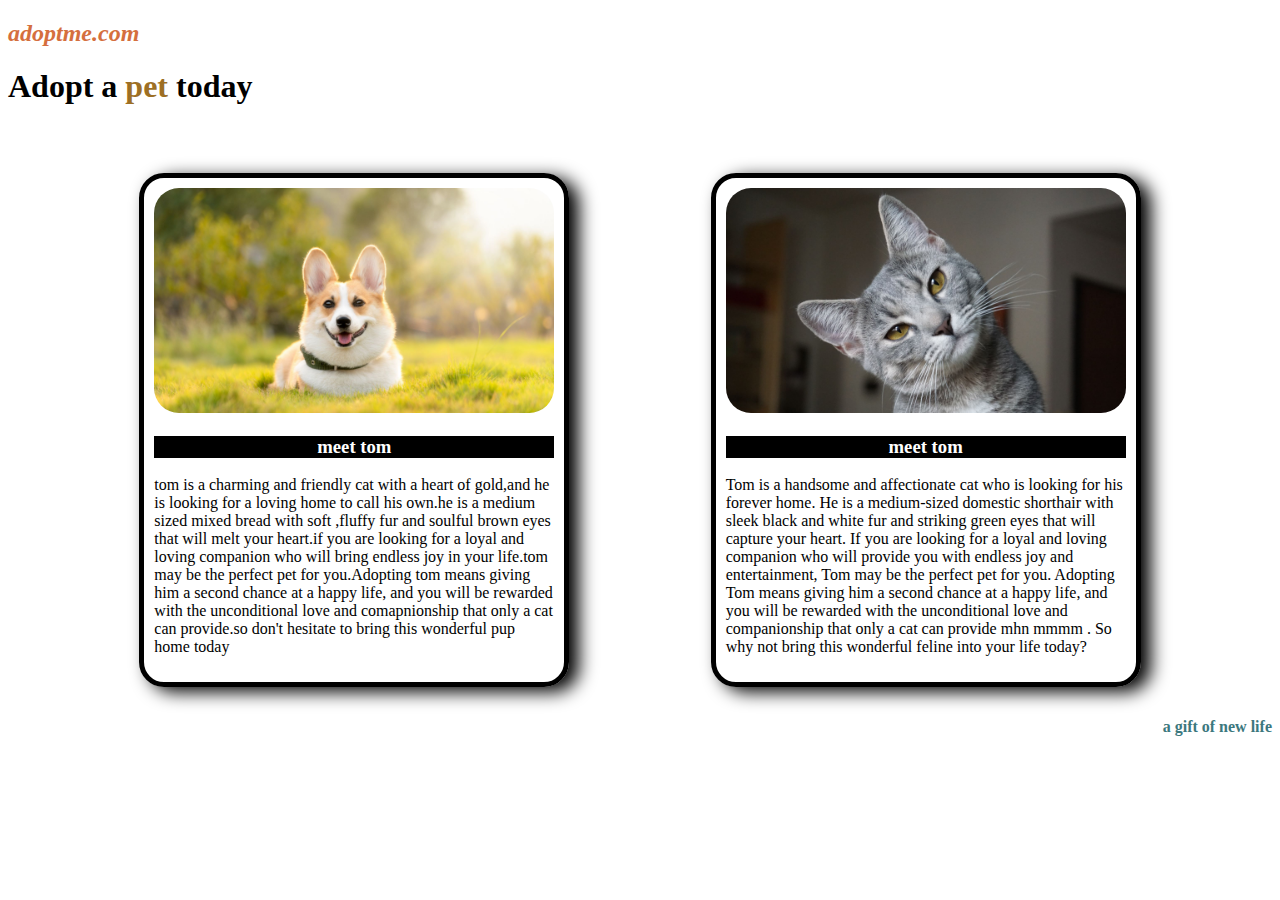
<file: CSS/petadoption/petadoption.html>
<!DOCTYPE html>
<html lang="en">
<head>
    <meta charset="UTF-8">
    <meta name="viewport" content="width=device-width, initial-scale=1.0">
    <title>Document</title>
    <link rel="stylesheet" type="text/css" href="petadoption.css">
</head>
<body>
    <h2><i>adoptme.com</i></h2>
    <h1>Adopt a <span>pet </span>today</h1>
     <br /> <br />
     <div id="pets">
        <div class="card">
            <img src="dog.jpg" alt="tom" />
            <h3>meet tom</h3>
            <p>tom is a charming and friendly cat with a heart of gold,and he is looking for a loving home to call his own.he is a medium sized mixed bread with soft ,fluffy fur and soulful brown eyes that will melt your heart.if you are looking for a loyal and loving companion who will bring endless joy in your life.tom may be the perfect pet for you.Adopting tom means giving him a second chance at a happy life, and you will be rewarded with the unconditional love and comapnionship that only a cat can provide.so don't hesitate to bring this wonderful pup home today
            </p>
        </div>
        
        <div class="card">
            <img src="cat.jpg" alt="cat">
            <h3 >meet tom</h3>
            <p>
                Tom is a handsome and affectionate cat who is looking for his forever home. He is a medium-sized domestic shorthair with sleek black and white fur and striking green eyes that will capture your heart. If you are looking for a loyal and loving companion who will provide you with endless joy and entertainment, Tom may be the perfect pet for you. Adopting Tom means giving him a second chance at a happy life, and you will be rewarded with the unconditional love and companionship that only a cat can provide mhn mmmm . So why not bring this wonderful feline into your life today?
            </p>
        </div>
    </div>
<h4>a gift of new life</h4>   
     
</body>
</html>
</file>
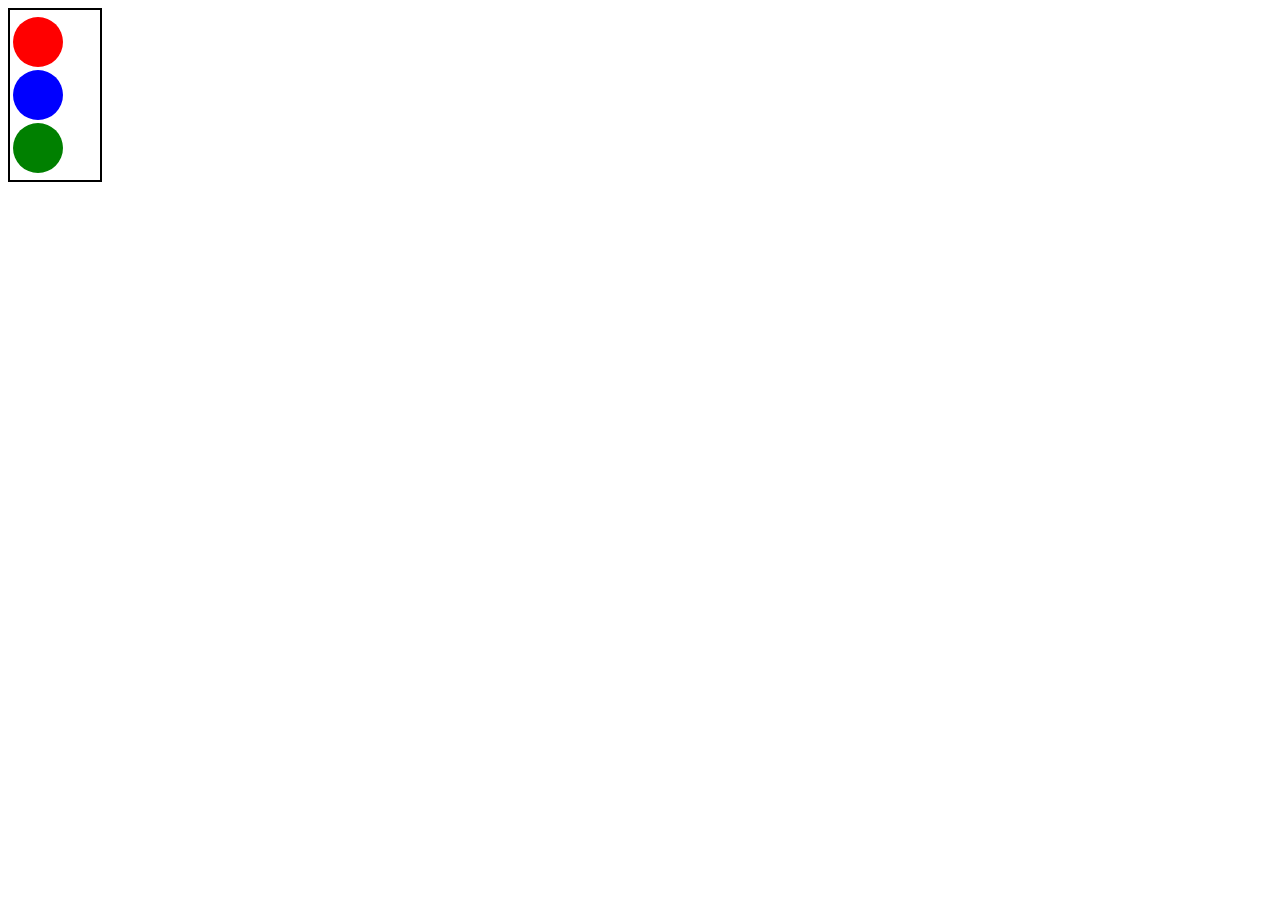
<file: CSS/spotify/cssq2.html>
<!DOCTYPE html>
<html lang="en">
<head>
    <meta charset="UTF-8">
    <meta name="viewport" content="width=device-width, initial-scale=1.0">
    <title>Document</title>
    <link rel="stylesheet" type="text/css" href="cssq2.css">
</head>
<body>
    <div id="outer-div">
        <div class="inner" id="red"></div>
        <div class="inner" id="blue"></div>
        <div class="inner" id="green"></div>
    </div>
    
</body>
</html>
</file>
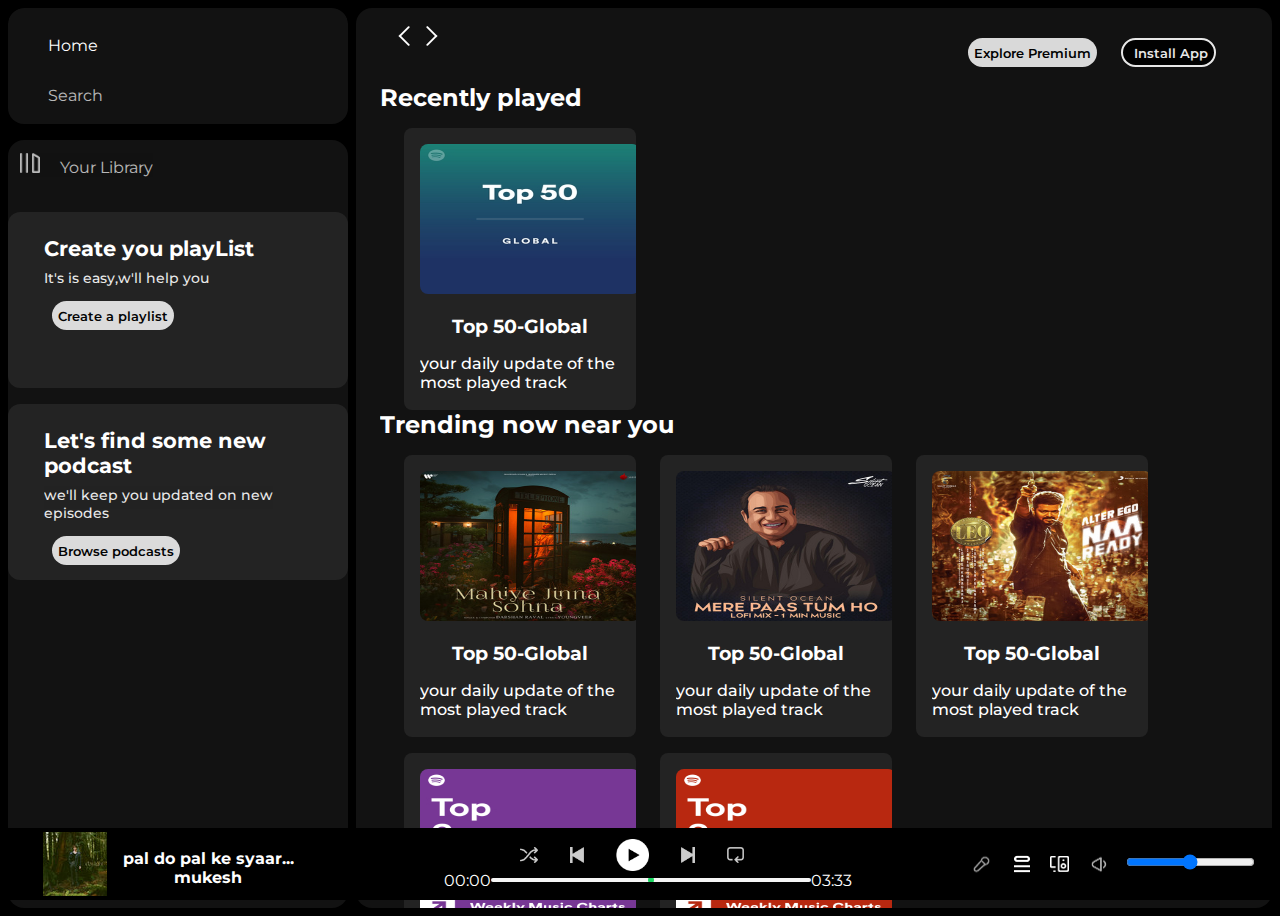
<file: CSS/spotify/spotify.html>
<!DOCTYPE html>
<html lang="en">
<head>
    <meta charset="UTF-8">
    <meta name="viewport" content="width=device-width, initial-scale=1.0">
    <link rel="stylesheet" href="https://cdnjs.cloudflare.com/ajax/libs/font-awesome/6.4.2/css/all.min.css" integrity="sha512-z3gLpd7yknf1YoNbCzqRKc4qyor8gaKU1qmn+CShxbuBusANI9QpRohGBreCFkKxLhei6S9CQXFEbbKuqLg0DA==" crossorigin="anonymous" referrerpolicy="no-referrer" />
    <link rel="icon" href="./assets/logo.png">
    <link rel="stylesheet" type="text/css" href="spotify.css">
    <title>Spotify - Web Player: Music for everyone</title>
    <link rel="preconnect" href="https://fonts.googleapis.com">
<link rel="preconnect" href="https://fonts.gstatic.com" crossorigin>
<link href="https://fonts.googleapis.com/css2?family=Montserrat:wght@300;400;500;600;700&display=swap" rel="stylesheet">
</head>
<body>
    <div class="main">
       <div class="sidebar">
            <div class="nav">
                <div class="nav-options" style="opacity: 1;">
                    <i class="fa-solid fa-house"> </i>
                    <a href="#">Home</a>
                </div>
                <div class="nav-options">
                    <i class="fa-solid fa-magnifying-glass"></i>
                    <a href="#">Search</a>
                </div>
            </div>

            <div class="library">
                <div class="options">
                    <div class="lib-option nav-options">
                        <img src="./assests/library_icon.png">
                        <a href="#">Your Library</a>
                    </div> 
                    <div class="icon">
                        <i class="fa-solid fa-plus"></i>
                        <i class="fa-solid fa-arrow-right"></i>
                    </div>
                </div>    
                <div class="lib-box">
                    <div class="box">
                        <p class="box-p1">Create you playList</p>
                        <p class="box-p2">It's is easy,w'll help you</p>
                        <button class="badge">Create a playlist</button>
                    </div>
                </div>
                <div class="lib-box">
                    <div class="box">
                        <p class="box-p1">Let's find some new podcast</p>
                        <p class="box-p2">we'll keep you updated on new episodes</p>
                        <button class="badge">Browse podcasts</button>
                    </div>
                </div>  
                      
            </div>
       </div>
       <div class="main_content">
           <div class="sticky_nav">
             <div class="sticky_nav-icons">
                <img src="./assests/backward_icon.png">
                <img src="./assests/forward_icon.png">
             </div>
             <div class="sticky_nav-options">
                <button class="badge nav-item">Explore Premium</button>
                <button class="badge nav-item dark-badge"><i class="fa-regular fa-circle-down" style="margin-right: 5px;"> </i>Install App</button>
                
               <i class="fa-regular fa-user" ></i>
                   
             </div>
            </div>
           <div class="cards">
               <h2>Recently played</h2>
                  <div class="card-container">
                    <div class="card">
                       <img src="./assests/card1img.jpeg">
                       <p class="card-title">Top 50-Global</p>
                      <p class="card-info">your daily update of the most played track</p>
                    </div>
                  </div>


                  <h2>Trending now near you</h2>
                  <div class="card-container">
                    <div class="card">
                       <img src="./assests/card2img.jpeg">
                       <p class="card-title">Top 50-Global</p>
                    <p class="card-info">your daily update of the most played track</p>
                    </div>
                 
                  <div class="card">
                       <img src="./assests/card3img.jpeg">
                       <p class="card-title">Top 50-Global</p>
                      <p class="card-info">your daily update of the most played track</p>
                    </div>
                    <div class="card">
                       <img src="./assests/card4img.jpeg">
                       <p class="card-title">Top 50-Global</p>
                      <p class="card-info">your daily update of the most played track</p>
                    </div>
                    <div class="card">
                       <img src="./assests/card5img.jpeg">
                       <p class="card-title">Top 50-Global</p>
                      <p class="card-info">your daily update of the most played track</p>
                    </div>
                    <div class="card">
                       <img src="./assests/card6img.jpeg">
                       <p class="card-title">Top 50-Global</p>
                      <p class="card-info">your daily update of the most played track</p>
                    </div>
                    </div>
                    <h2>Featured Charts</h2>
                  <div class="card-container">
                    <div class="card">
                       <img src="./assests/card5img.jpeg">
                       <p class="card-title">Top 50-Global</p>
                      <p class="card-info">your daily update of the most played track</p>
                    </div>
                    <div class="card">
                       <img src="./assests/card6img.jpeg">
                       <p class="card-title">Top 50-Global</p>
                      <p class="card-info">your daily update of the most played track</p>
                    </div>
                    <div class="card">
                       <img src="./assests/card5img.jpeg">
                       <p class="card-title">Top 50-Global</p>
                      <p class="card-info">your daily update of the most played track</p>
                    </div>
                    <div class="card">
                       <img src="./assests/card6img.jpeg">
                       <p class="card-title">Top 50-Global</p>
                      <p class="card-info">your daily update of the most played track</p>
                    </div>
                    
                    <div class="card">
                       <img src="./assests/card5img.jpeg">
                       <p class="card-title">Top 50-Global</p>
                    <p class="card-info">your daily update of the most played track</p>
                    </div>
                 
                  <div class="card">
                       <img src="./assests/card6img.jpeg">
                       <p class="card-title">Top 50-Global</p>
                      <p class="card-info">your daily update of the most played track</p>
                    </div>
                    <div class="card">
                       <img src="./assests/card4img.jpeg">
                       <p class="card-title">Top 50-Global</p>
                      <p class="card-info">your daily update of the most played track</p>
                    </div>
                  </div>
           </div>
           <div class="footer">
               <div class="line"></div>
           </div>
       </div>
       <div class="music_player">
           <div class="album">
             
                <img src="./assests/album_picture.jpeg" class="album_pic">
             
                  <p class="song">pal do pal ke syaar... <br>
                   mukesh</p>
                  
                 

               
           </div>
           <div class="player">
               <div class="player-controls">
                    <img src="./assests/player_icon1.png" class="player-control-icon">
                    <img src="./assests/player_icon2.png" class="player-control-icon">
                    <img src="./assests/player_icon3.png" class="player-control-icon" style="opacity:1;height: 2rem;">
                    <img src="./assests/player_icon4.png" class="player-control-icon">
                    <img src="./assests/player_icon5.png" class="player-control-icon">
               </div>
               <div class="playback-bar">
                   <span class="curr-time">00:00</span>
                   <input type="range" min="0" max="100" class="progress-bar" step="1">
                   <span class="tot-time">03:33</span>
               </div>
           </div>
           <div class="controls">
               <img src="./assests/controld_icon2.png" class="controls_icon2">
               <img src="./assests/controls_icon3.png" class="controls_icon3">
               <img src="./assests/controls_icon4.png" class="controls_icon4">
               <img src="./assests/controls_icon5.png" class="controls_icon5">
                <span class="volume">
                   <input type="range" min="0" max="100" step="1">
               </span>

           </div>

       </div> 

    </div>
   
</body>
</html>
</file>
<file: CSS/petadoption/petadoption.css>
.card{
	width:400px;
	border: 5px solid black;
	
	border-radius: 25px;
	padding: 10px;
	margin: 10px;
	box-shadow: 10px 5px 18px black;
	transition: 0.5s;

}
img{
	width: 100%;
	border-radius: 25px;
}
h2{
	color: #d56f3e;
}
span{
	color: #9d6f24;
}
h4{
	text-align: right;
	color: #3c787e;
}
#pets{
	display: flex;
	justify-content: space-evenly;
}
.card:hover{
	box-shadow: 10px 5px 18px green;
}
h3{
	text-align: center;
	background: black;
	color: white;

}
</file>
<file: CSS/spotify/cssq2.css>
#outer-div{
     height: 170px;
     width: 90px;
     border: 2px solid black;
     align-content: center;
}
.inner{
	height: 50px;
	width: 50px;
	border-radius: 50%;
	margin: 3px;
	align-content: center;
}
#red{
	background: red;
}
#blue{
	background: blue;

}
#green{
	background: green;
}
</file>
<file: CSS/spotify/spotify.css>
*{
	font-family: 'Montserrat', sans-serif;
	margin: 0;
	color: white;
	
	overflow: hidden;
}
.main{
	display: flex;
	height: 100vh;
	padding: 0.5rem;
	background-color: black;

}
.sidebar{
	background-color: black;
	width: 340px;
	border-radius: 1rem;
	margin-right: 0.5rem;

}
a{
	text-decoration: none;
	color: white;
}
.nav{
	background-color: #121212;
	border-radius: 1rem;

	display: flex;
	flex-direction: column;
	justify-content: center;
	height: 100px;
	padding: 0.5rem 0.75rem;
}
.nav-options{
	line-height: 2.5rem;
	opacity: 0.7;
	padding: 0.5rem 0.75rem;
}
.nav-options:hover{
	opacity: 1;

}
.nav-options i{
	font-size: 1.25rem;
}
.nav-options a{
	font-size: 1rem;
	margin-left:1rem ;

}
.library{
	background-color: #121212;
	border-radius: 1rem;
	height: 100%;
	margin-top: 1rem;
}
.options{
	display: flex;
	justify-content: space-between;
	align-items: center;

}
.lib-option img{
	height: 1.25rem;
	width: 1.25rem;
}
.icon{
	font-size: 1.25rem;
	display: flex;
}
.icon i{
	opacity: 0.7;
	margin-right: 1rem;
}
.icon i:hover{
	opacity: 1;
}
.box{
	background-color: #232323;
	height: 9rem;
	border-radius: 0.75rem;
	margin: 1rem 0 0.5re 0;
	padding: 1rem 1.25rem;
	margin-top: 1rem;
}
.box-p1{
	font-size: 1.3rem;
	font-weight: 700;
	margin-top: 0.5rem;
	margin-left: 1rem;
}
.box-p2{
	font-size: 0.9rem;
	opacity: 0.9;
	font-weight: 500;
	margin-top: 0.5rem;
	margin-left: 1rem;
}
.badge{
	background-color: #white;
	color: black;
	border: none;
	border-radius: 130px;
	padding: 0.25 1 rem;
	font-weight: 700;
	margin-top: 0.9rem;
	height: 1.8rem;
	width: fit-content;
	margin-left: 1.5rem;
	font-weight: 600;
	opacity: 0.9;

}
.badge:hover{
	opacity: 1;
}

.main_content{
	background-color: #121212;
	flex: 1;
	overflow: auto;
	border-radius: 1rem;
	padding: 0 1.5rem 0 1.5rem;
}
.sticky_nav{
	position: sticky;
	top: 0;
	background-color: #121212;
	display: flex;
	justify-content: space-between;
	padding: 1rem 0 1rem 0;
	z-index: 10;

}
.sticky_nav-icons{
	margin-left: 0.75rem;
}
.sticky_nav-options{
	display: flex;
	justify-content: center;
	align-items: center;
	margin-right: 1rem;
	

}
.badge nav-items{
	margin-left: 2rem;
	width: fit-content;


}
.dark-badge{
	background-color: #000;
	color: #fff;
	margin-right: 1rem;
	border: 2px solid white;
	width: fit-content;
}
.card{
	background-color: #232323;
	width: 200px;
	height: 250px;
	border-radius: 0.5rem;
	padding: 1rem;
	margin-left: 1.5rem;
	margin-top: 1rem;
}
.card-container{
	display: flex;
	flex-wrap: wrap;
}
.card img{
	width: 110%;
	height: 60%;
	border-radius: 0.5rem;
}
.card-title{
	margin-top: 1rem;
	font-size: 1.2rem;
	font-weight: 700;
	text-align: center;
}
.card-info{
	margin-top: 1rem;
	font-size: 1rem;
	font-weight: 500;
}
.footer{
	height: 300px;
	display: flex;
	align-items: center;
	justify-content: center;

}
.line{
	width: 90%;
	height: 30%;
	border-top: 1px solid white;
	opacity: 0.4;
}
.music_player{
	background-color: black;
	position: fixed;
	bottom:0;
	width: 100%;
	height: 72px;
	display: flex;
	justify-content: space-between;
	align-items: center;
}
.album{

	width: 25%;

}
.player{
	width: 50%;
}
.controls{
	width: 25%;
}
.player-controls{
	display: flex;
	justify-content: center;
	align-items: center;
}
.player-control-icon{
	height: 1rem;
	margin-right: 2rem;
	opacity: 0.8;
}
.player-control-icon:hover{
	opacity: 1;
}
.playback-bar{
	display: flex;
	justify-content: center;
	align-items: center;
}
.progress-bar{
	width: 50%;
	appearance: none;
	background-color: transparent;
	cursor: pointer;


}
.progress-bar::-webkit-slider-runnable-track{
	background-color: whitesmoke;
	border-radius: 100px;
	height: 0.3rem;
}
.progress-bar::-webkit-slider-thumb{
	appearance: none;
	height: 6px;
	width: 6px;
	background-color: #1bd760;
	border-radius: 50%;
	margin-top: -1px;
}
.controls{
	display: flex;
	justify-content: center;
	align-items: center;
	
	
}
.controls_icon2{
	height: 2.3rem;
	margin-right: 1rem;
	
}
.controls_icon3{
	height: 1.5rem;
	margin-right: 1rem;

}
.controls_icon4{
	height: 1rem;
	margin-right: 1rem;
	
}
.controls_icon5{
	height: 2.3rem;
	margin-right: 1rem;
	
}

.volume{
	margin-right: 2rem;
}
.album{
    display:flex ;
	align-items: center;
    justify-content: center;
}
.song{
	font-size: 1rem;
	font-weight: 700;
	margin-top: 0.5rem;
	margin-left: 1rem;
	text-align: center;

}
/*.singer{
    font-size: 0.8rem;
	font-weight: 500;
	margin-bottom: 0.5rem;
	margin-left: 1rem;
	align-items: lastbaseline;
}*/
</file>
